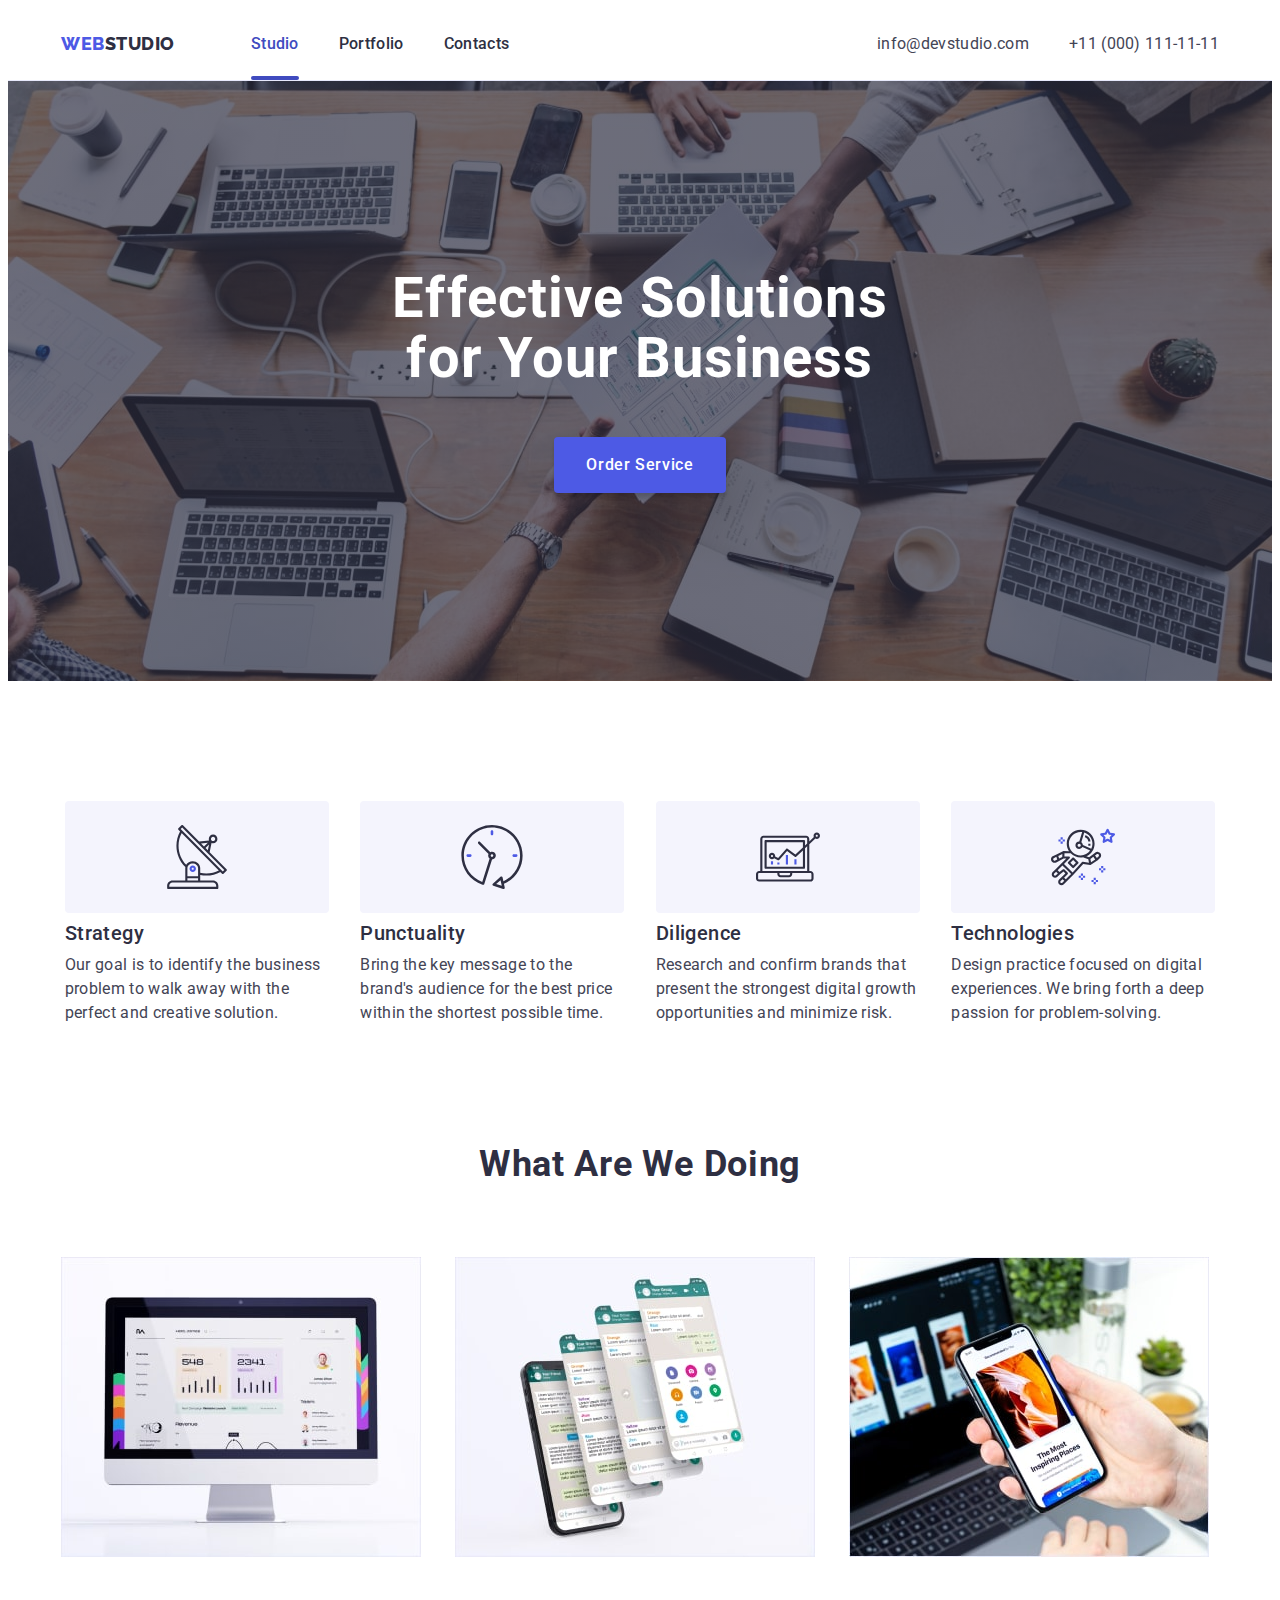
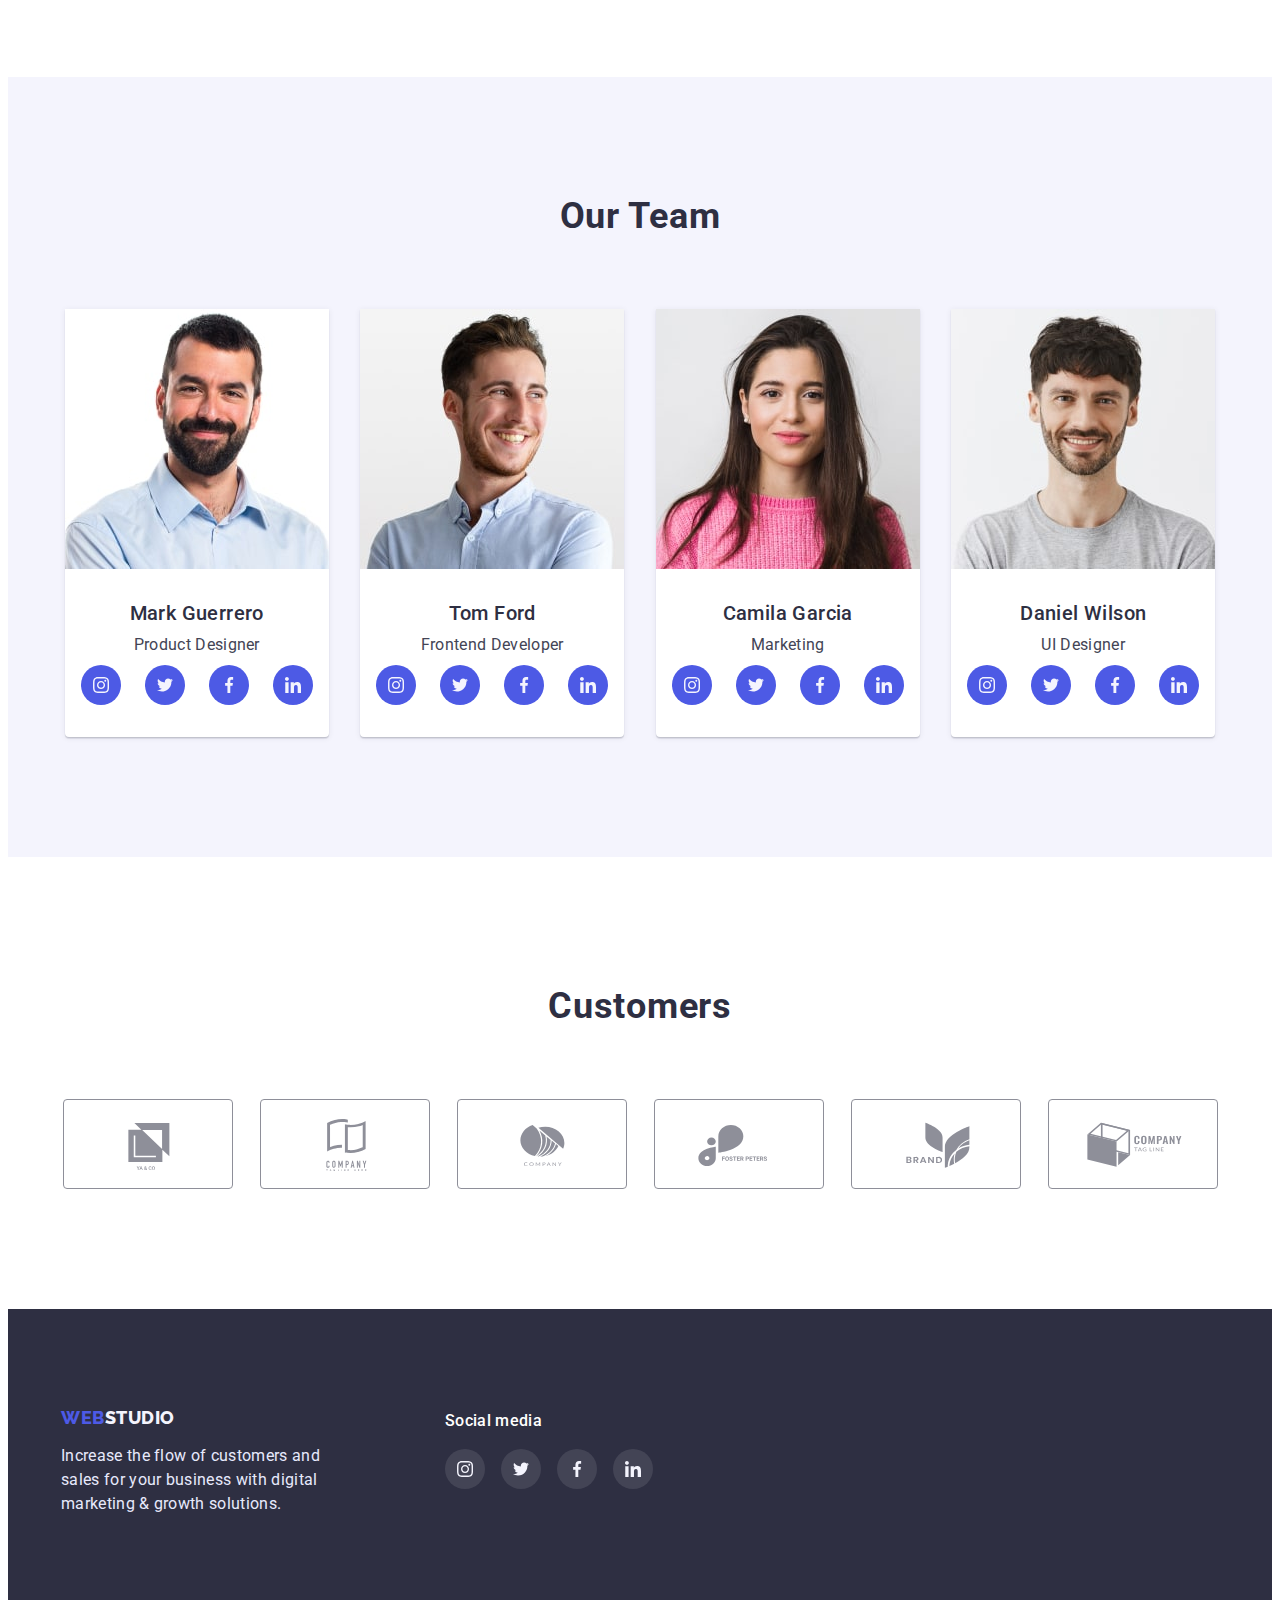
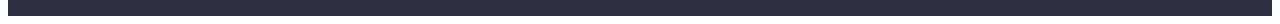
<file: index.html>
<!DOCTYPE html>
<html lang="en">
  <head>
    <meta charset="UTF-8" />
    <meta http-equiv="X-UA-Compatible" content="IE=edge" />
    <meta name="viewport" content="width=device-width, initial-scale=1.0" />
    <title>Web-Studio</title>
    <link rel="preconnect" href="https://fonts.googleapis.com" />
    <link rel="preconnect" href="https://fonts.gstatic.com" crossorigin />
    <link
      href="https://fonts.googleapis.com/css2?family=Raleway:wght@800&family=Roboto:wght@400;500;700&display=swap"
      rel="stylesheet"
    />
    <link rel="stylesheet" href="https://cdnjs.cloudflare.com/ajax/libs/modern-normalize/1.1.0/modern-normalize.min.css" integrity="sha512-wpPYUAdjBVSE4KJnH1VR1HeZfpl1ub8YT/NKx4PuQ5NmX2tKuGu6U/JRp5y+Y8XG2tV+wKQpNHVUX03MfMFn9Q==" crossorigin="anonymous" referrerpolicy="no-referrer" />
    <link rel="stylesheet" href="./css/sytyles.css" />
  </head>

  <!-- Header -->

  <body>
    <header class="page-header">
    <!-- <div class="container"> -->
      <div class="nav-links container">
        <nav class="header-nav">
          <a href="./index.html" class="logo"> <span class="web-logo">Web</span>Studio</a>
          <ul class="list nav">
            <li class="list-item"><a class="link studio" href="./index.html">Studio</a></li>
            <li class="list-item"><a class="link" href="./portfolio.html">Portfolio</a></li>
            <li class="list-item"><a class="link" href="#">Contacts</a></li>
          </ul>
        </nav>
        <ul class="list adress-header">
          <li class="list-item">
            <a class="link contact" href="mailto:info@devstudio.com">info@devstudio.com</a>
          </li>
          <li class="list-item">
            <a class="link contact" href="tel:+110001111111">+11 (000) 111-11-11</a>
          </li>
        </ul>
      </div>
    </header>

      <!-- Hero -->

      <main>
      <section class="hero section">
        <div class="hero-content">
          <h1 class="hero-title">Effective Solutions<br />for Your Business</h1>
          <button data-modal-open type="button" class="button hero-button">Order Service</button>
        </div>
      </section>

      <div class="backdrop is-hidden" data-modal>
        <div class="modal"> 
          <button data-modal-close type="button" class="close-button">
            <svg class="close-svg" width="8", height="8">
              <use href="./img/symbol-defs-modal.svg#icon-close"></use>
            </svg>
          </button>
          <p>
            Lorem, ipsum dolor sit amet consectetur adipisicing elit. Id unde odio iste quos possimus amet tenetur, accusantium voluptate dolorem nihil dignissimos velit sequi mollitia consequatur necessitatibus delectus tempora perspiciatis tempore quisquam dolores voluptatibus distinctio illum maiores iure. Vitae, dolore consectetur.
          </p>
        </div>
      </div>
      <!-- Benefits -->

      <section class="benefits section">
        <div class="container"> 
          <h2 class="invisible-title">Benefits</h2>
          <ul class="list benefits-list">
            <li class="list-item icon-antena">
              <div class="icon-box">
                <svg class="feature-icon">
                  <use href="./img/symbol-defs.svg#icon-antenna"></use>
                </svg>
              </div>
              <h3 class="ben-title">Strategy</h3>
              <p class="body">
                Our goal is to identify the business problem to walk away with the perfect and
                creative solution.
              </p>
            </li>
            <li class="list-item icon-clock">
              <div class="icon-box">
                <svg class="feature-icon">
                  <use href="./img/symbol-defs.svg#icon-clock"></use>
                </svg>
              </div>
              <h3 class="ben-title">Punctuality</h3>
              <p class="body">
                Bring the key message to the brand's audience for the best price within the shortest
                possible time.
              </p>
            </li>
            <li class="list-item icon-diagram">
              <div class="icon-box">
                <svg class="feature-icon">
                  <use href="./img/symbol-defs.svg#icon-diagram"></use>
                </svg>
              </div>
              <h3 class="ben-title">Diligence</h3>
              <p class="body">
                Research and confirm brands that present the strongest digital growth opportunities
                and minimize risk.
              </p>
            </li>
            <li class="list-item icon-astronaut">
              <div class="icon-box">
                <svg class="feature-icon">
                  <use href="./img/symbol-defs.svg#icon-astronaut"></use>
                </svg>
              </div>
              <h3 class="ben-title">Technologies</h3>
              <p class="body">
                Design practice focused on digital experiences. We bring forth a deep passion for
                problem-solving.
              </p>
            </li>
          </ul>
        </div>
      </section>

      <!-- Solution -->

      <section class="solution-list section">
        <div class="container">
          <h2 class="second-title">What are we doing</h2>
          <ul class="list">
            <li class="list img">
              <img src="./img/71-2-min.jpg" alt="Makintosh display" width="360" />
            </li>
            <li class="list img">
              <img src="./img/71-1-min.jpg" alt="Program layers on smartphone" width="360" />
            </li>
            <li class="list img">
              <img src="./img/71-min.jpg" alt="Program design" width="360" />
            </li>
          </ul>
        </div>
      </section>

      <!-- Our Team -->

      <section class="our-team section">
        <div class="container">
          <h2 class="second-title">Our Team</h2>
          <ul class="list">
            <li class="list-item card">
              <img class="photo team
              " src="./img/img-5-min.jpg" alt="Photo Mark's Guerrero" width="264" />
              <div class="card-content">
                <h3 class="pre-title">Mark Guerrero</h3>
                <p class="body">Product Designer</p>
                <ul class="list action">
                  <li class="list-item icon">
                    <a class="link-icon" href="">
                      <svg class="svg-icon">
                        <use href="./img/symbol-defs.svg#icon-instagram"></use>
                      </svg>
                    </a>
                  </li>
                  <li class="list-item icon">
                    <a class="link-icon" href="">
                      <svg class="svg-icon">
                        <use href="./img/symbol-defs.svg#icon-twitter"></use>
                      </svg>
                    </a>
                  </li>
                  <li class="list-item icon">
                    <a class="link-icon" href="">
                      <svg class="svg-icon">
                        <use href="./img/symbol-defs.svg#icon-facebook"></use>
                      </svg>
                    </a>
                  </li>
                  <li class="list-item icon">
                    <a class="link-icon" href="">
                      <svg class="svg-icon">
                        <use href="./img/symbol-defs.svg#icon-linkedin"></use>
                      </svg>
                    </a>
                  </li>
                </ul>
              </div>
            </li>
            <li class="list-item card">
              <img class="photo team
              " src="./img/img-4-min.jpg" alt="Photo Tom's Ford" width="264" />
              <div class="card-content">
                <h3 class="pre-title">Tom Ford</h3>
                <p class="body">Frontend Developer</p>
                <ul class="list action">
                  <li class="list-item icon">
                    <a class="link-icon" href="">
                      <svg class="svg-icon">
                        <use href="./img/symbol-defs.svg#icon-instagram"></use>
                      </svg>
                    </a>
                  </li>
                  <li class="list-item icon">
                    <a class="link-icon" href="">
                      <svg class="svg-icon">
                        <use href="./img/symbol-defs.svg#icon-twitter"></use>
                      </svg>
                    </a>
                  </li>
                  <li class="list-item icon">
                    <a class="link-icon" href="">
                      <svg class="svg-icon">
                        <use href="./img/symbol-defs.svg#icon-facebook"></use>
                      </svg>
                    </a>
                  </li>
                  <li class="list-item icon">
                    <a class="link-icon" href="">
                      <svg class="svg-icon">
                        <use href="./img/symbol-defs.svg#icon-linkedin"></use>
                      </svg>
                    </a>
                  </li>
                </ul>
              </div>
            </li>
            <li class="list-item card">
              <img class="photo team
              " src="./img/img-3-min.jpg" alt="Photo Camila's Garcia" width="264" />
              <div class="card-content">
                <h3 class="pre-title">Camila Garcia</h3>
                <p class="body">Marketing</p>
                <ul class="list action">
                  <li class="list-item icon">
                    <a class="link-icon" href="">
                      <svg class="svg-icon">
                        <use href="./img/symbol-defs.svg#icon-instagram"></use>
                      </svg>
                    </a>
                  </li>
                  <li class="list-item icon">
                    <a class="link-icon" href="">
                      <svg class="svg-icon">
                        <use href="./img/symbol-defs.svg#icon-twitter"></use>
                      </svg>
                    </a>
                  </li>
                  <li class="list-item icon">
                    <a class="link-icon" href="">
                      <svg class="svg-icon">
                        <use href="./img/symbol-defs.svg#icon-facebook"></use>
                      </svg>
                    </a>
                  </li>
                  <li class="list-item icon">
                    <a class="link-icon" href="">
                      <svg class="svg-icon">
                        <use href="./img/symbol-defs.svg#icon-linkedin"></use>
                      </svg>
                    </a>
                  </li>
                </ul>
              </div>
            </li>
            <li class="list-item card">
              <img class="photo team
              " src="./img/img-2-min.jpg" alt="Photo Daniel's Wilson" width="264" />
              <div class="card-content">
                <h3 class="pre-title">Daniel Wilson</h3>
                <p class="body">UI Designer</p>
                <ul class="list action">
                  <li class="list-item icon">
                    <a class="link-icon" href="">
                      <svg class="svg-icon">
                        <use href="./img/symbol-defs.svg#icon-instagram"></use>
                      </svg>
                    </a>
                  </li>
                  <li class="list-item icon">
                    <a class="link-icon" href="">
                      <svg class="svg-icon">
                        <use href="./img/symbol-defs.svg#icon-twitter"></use>
                      </svg>
                    </a>
                  </li>
                  <li class="list-item icon">
                    <a class="link-icon" href="">
                      <svg class="svg-icon">
                        <use href="./img/symbol-defs.svg#icon-facebook"></use>
                      </svg>
                    </a>
                  </li>
                  <li class="list-item icon">
                    <a class="link-icon" href="">
                      <svg class="svg-icon">
                        <use href="./img/symbol-defs.svg#icon-linkedin"></use>
                      </svg>
                    </a>
                  </li>
                </ul>
              </div>
            </li>
        </div>
      </section>

      <!-- Customers -->

      <section class="customers section">
        <div class="container">
          <h2 class="second-title">Customers</h2>
          <ul class="customers-logo">

            <li class="list-item client">
              <a href="" class="link">
                <svg class="client-icon" width="104", height="56">
                  <use href="./img/symbol-defs.svg#icon-Logo"></use>
                </svg>
              </a>
            </li>

            <li class="list-item client">
              <a href="" class="link">
                <svg class="client-icon" width="104", height="56">
                  <use href="./img/symbol-defs.svg#icon-Logo-1"></use>
                </svg>
              </a>
            </li>

            <li class="list-item client">
              <a href="" class="link">
                <svg class="client-icon" width="104", height="56">
                  <use href="./img/symbol-defs.svg#icon-Logo-2"></use>
                </svg>
              </a>
            </li>

            <li class="list-item client">
              <a href="" class="link">
                <svg class="client-icon" width="104", height="56">
                  <use href="./img/symbol-defs.svg#icon-Logo-3"></use>
                </svg>
              </a>
            </li>

            <li class="list-item client">
              <a href="" class="link">
                <svg class="client-icon" width="104", height="56">
                  <use href="./img/symbol-defs.svg#icon-Logo-4"></use>
                </svg>
              </a>
            </li>

            <li class="list-item client">
              <a href="" class="link">
                <svg class="client-icon" width="104", height="56">
                  <use href="./img/symbol-defs.svg#icon-Logo-5"></use>
                </svg>
              </a>
            </li>
          </ul>
        </div>
      </section>
    </main>

    <!-- Footer -->

    <footer class="footer">
      <div class="container">
        <div class="content">
          <a href="./index.html" class="logo logo-footer"> <span class="web-logo">Web</span>Studio</a>
          <p class="body-footer body">
            Increase the flow of customers and sales for your business with digital marketing & growth
            solutions.
          </p>
        </div>

        <div class="footer-social">
          <p class="body">Social media</p>
          <ul class="list action">
            <li class="list-item icon">
              <a class="link-icon" href="">
                <svg class="svg-icon">
                  <use href="./img/symbol-defs.svg#icon-instagram"></use>
                </svg>
              </a>
            </li>
            <li class="list-item icon">
              <a class="link-icon" href="">
                <svg class="svg-icon">
                  <use href="./img/symbol-defs.svg#icon-twitter"></use>
                </svg>
              </a>
            </li>
            <li class="list-item icon">
              <a class="link-icon" href="">
                <svg class="svg-icon">
                  <use href="./img/symbol-defs.svg#icon-facebook"></use>
                </svg>
              </a>
            </li>
            <li class="list-item icon">
              <a class="link-icon" href="">
                <svg class="svg-icon">
                  <use href="./img/symbol-defs.svg#icon-linkedin"></use>
                </svg>
              </a>
            </li>
          </ul>
        </div>
      </div>
    </footer>
    <script src="./js/modal.js"></script>
  </body>
</html>
</file>
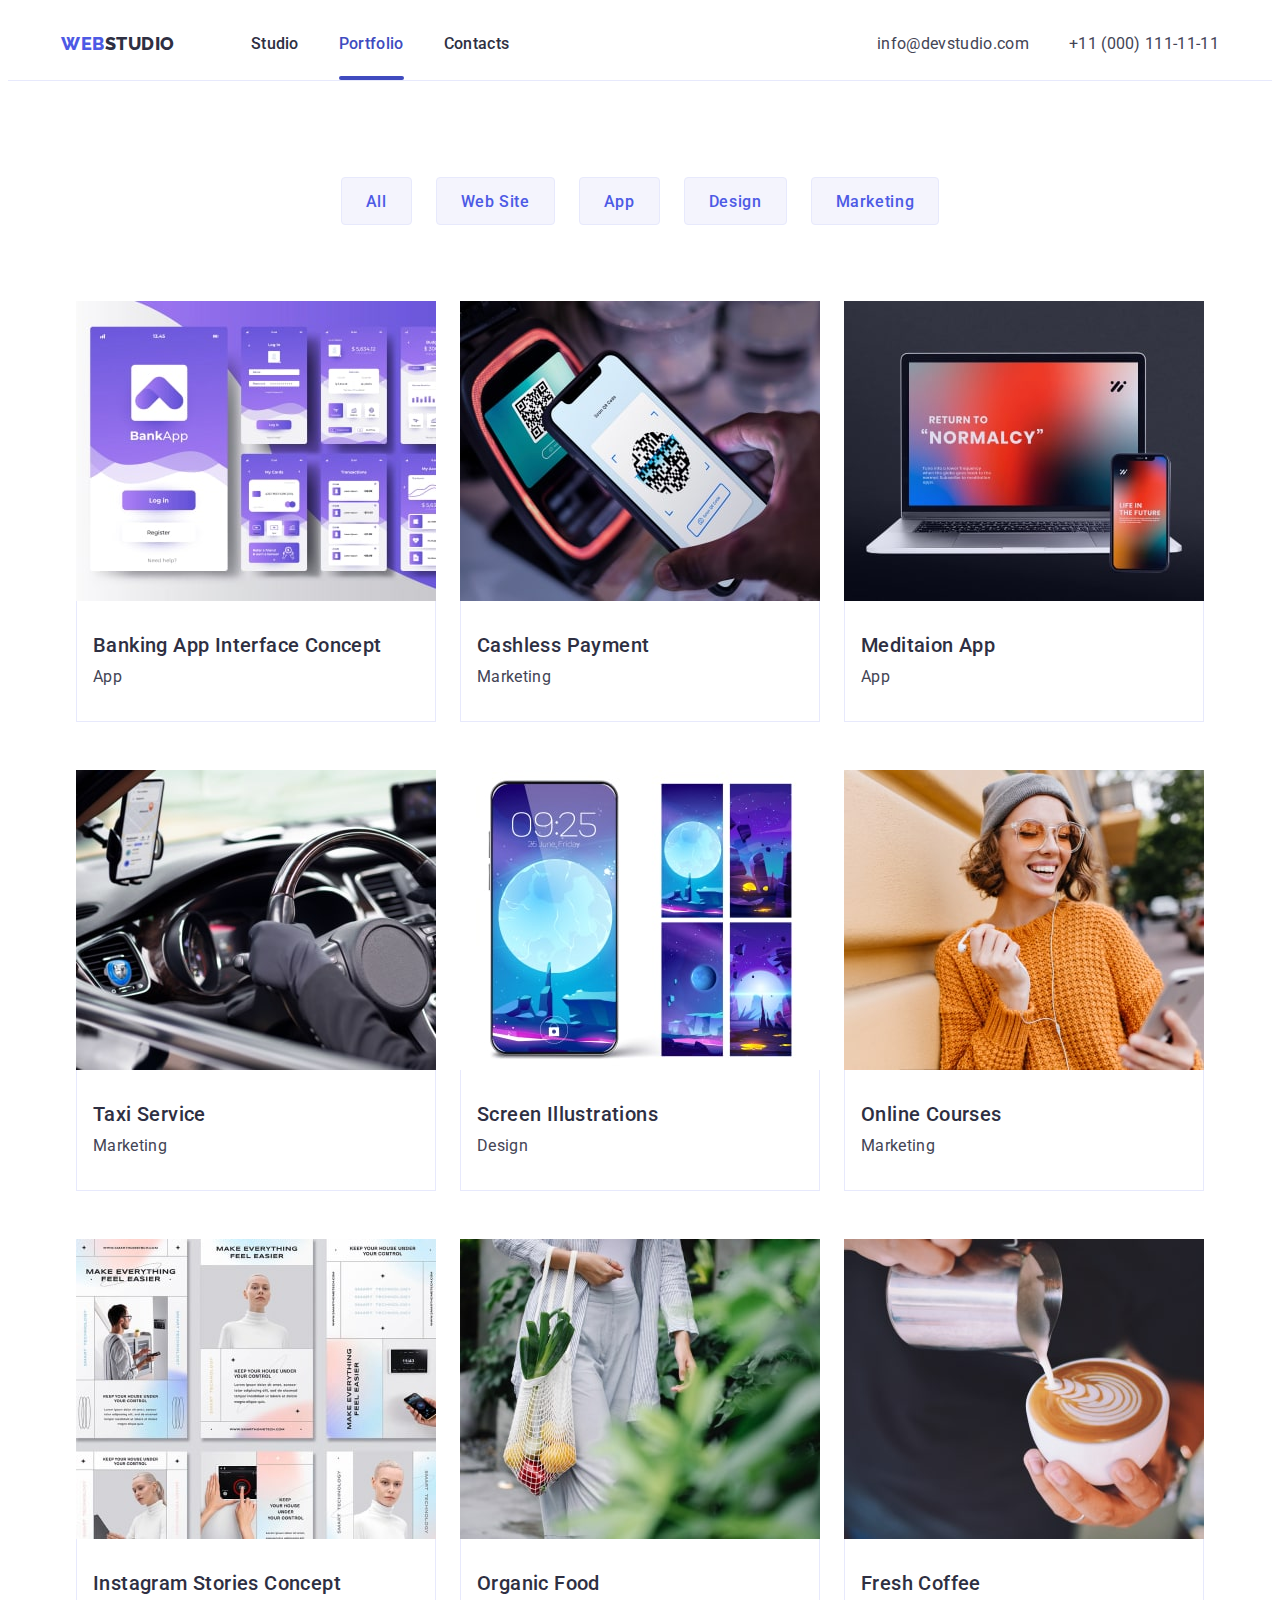
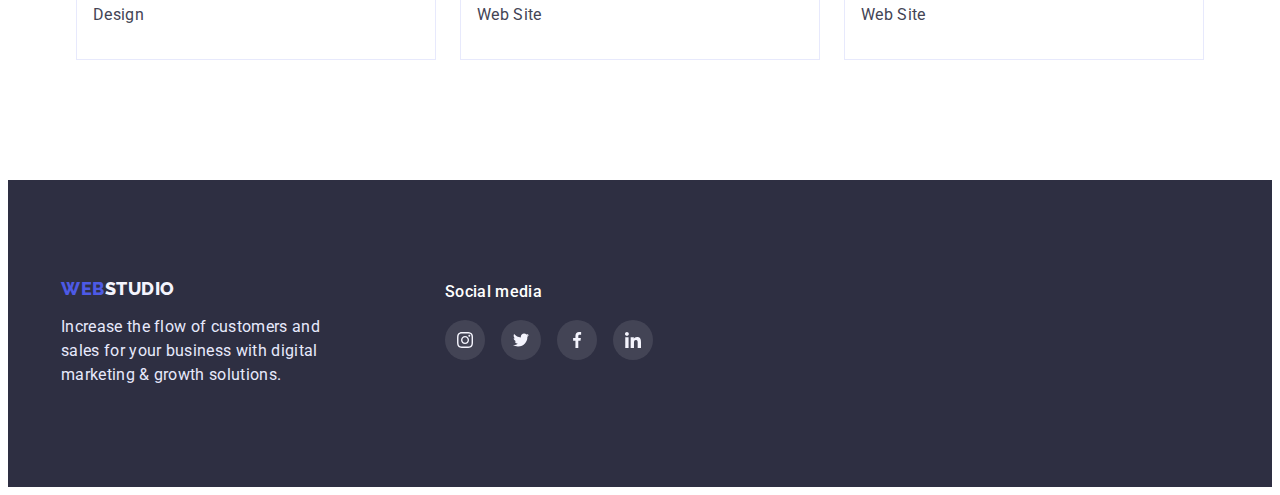
<file: portfolio.html>
<!DOCTYPE html>
<html lang="en">
  <head>
    <meta charset="UTF-8" />
    <meta http-equiv="X-UA-Compatible" content="IE=edge" />
    <meta name="viewport" content="width=device-width, initial-scale=1.0" />
    <title>Web-Studio</title>
    <link rel="preconnect" href="https://fonts.googleapis.com" />
    <link rel="preconnect" href="https://fonts.gstatic.com" crossorigin />
    <link
      href="https://fonts.googleapis.com/css2?family=Raleway:wght@800&family=Roboto:wght@400;500;700&display=swap"
      rel="stylesheet"
    />
    <link
      rel="stylesheet"
      href="https://cdnjs.cloudflare.com/ajax/libs/modern-normalize/1.1.0/modern-normalize.min.css"
      integrity="sha512-wpPYUAdjBVSE4KJnH1VR1HeZfpl1ub8YT/NKx4PuQ5NmX2tKuGu6U/JRp5y+Y8XG2tV+wKQpNHVUX03MfMFn9Q=="
      crossorigin="anonymous"
      referrerpolicy="no-referrer"
    />
    <link rel="stylesheet" href="./css/sytyles.css" />
  </head>

  <body>
    <!-- Header -->
    <header class="page-header">
      <div class="nav-links container">
        <nav class="header-nav">
          <a href="./index.html" class="logo"> <span class="web-logo">Web</span>Studio</a>
          <ul class="list nav">
            <li class="list-item"><a class="link" href="./index.html">Studio</a></li>
            <li class="list-item">
              <a class="link portfolio" href="./portfolio.html">Portfolio</a>
            </li>
            <li class="list-item">
              <a class="link" href="#"
                >Contacts
                <div class="contacts"></div
              ></a>
            </li>
          </ul>
        </nav>
        <ul class="list adress-header">
          <li class="list-item">
            <a class="link contact" href="mailto:info@devstudio.com">info@devstudio.com</a>
          </li>
          <li class="list-item">
            <a class="link contact" href="tel:+110001111111">+11 (000) 111-11-11</a>
          </li>
        </ul>
      </div>
    </header>

    <main>
      <section class="section products">
        <div class="container">
          <h1 class="invisible-title">Portfolio</h1>

          <!-- Filter -->
          <ul class="list filter">
            <li class="item"><button type="button" class="button button-filter">All</button></li>
            <li class="item">
              <button type="button" class="button button-filter">Web Site</button>
            </li>
            <li class="item"><button type="button" class="button button-filter">App</button></li>
            <li class="item"><button type="button" class="button button-filter">Design</button></li>
            <li class="item">
              <button type="button" class="button button-filter">Marketing</button>
            </li>
          </ul>

          <!-- Cards -->
          <ul class="products list">
            <li class="list app card">
              <a class="link" href="">
                <div class="product-thumb">
                  <img
                    class="product-img"
                    src="./img-portfolio/img-8-min.jpg"
                    alt="App pages"
                    width="360"
                    height="300"
                  />
                  <div class="product-actions">
                    <p class="action-content">
                      14 Stylish and User-Friendly App Design Concepts · Task Manager App · Calorie
                      Tracker App · Exotic Fruit Ecommerce App · Cloud Storage App
                    </p>
                  </div>
                </div>

                <div class="card-content">
                  <h2 class="pre-title">Banking App Interface Concept</h2>
                  <p class="body">App</p>
                </div>
              </a>
            </li>

            <li class="list marketing card">
              <a class="link" href="">
                <div class="product-thumb">
                  <img
                    class="product-img"
                    src="./img-portfolio/img-7-min.jpg"
                    alt="Phone pay on terminal"
                    width="360"
                  />
                  <div class="product-actions">
                    <p class="action-content">
                      14 Stylish and User-Friendly App Design Concepts · Task Manager App · Calorie
                      Tracker App · Exotic Fruit Ecommerce App · Cloud Storage App
                    </p>
                  </div>
                </div>
                <div class="card-content">
                  <h2 class="pre-title">Cashless Payment</h2>
                  <p class="body">Marketing</p>
                </div>
              </a>
            </li>

            <li class="list app card">
              <a class="link" href="">
                <div class="product-thumb">
                  <img
                    class="product-img"
                    src="./img-portfolio/img-6-min.jpg"
                    alt="good design on PC and phone"
                    width="360"
                  />
                  <div class="product-actions">
                    <p class="action-content">
                      14 Stylish and User-Friendly App Design Concepts · Task Manager App · Calorie
                      Tracker App · Exotic Fruit Ecommerce App · Cloud Storage App
                    </p>
                  </div>
                </div>

                <div class="card-content">
                  <h2 class="pre-title">Meditaion App</h2>
                  <p class="body">App</p>
                </div>
              </a>
            </li>

            <li class="list marketing card">
              <a class="link" href="">
                <div class="product-thumb">
                  <img
                    class="product-img"
                    src="./img-portfolio/img-5-min.jpg"
                    alt="Driver in car"
                    width="360"
                  />
                  <div class="product-actions">
                    <p class="action-content">
                      14 Stylish and User-Friendly App Design Concepts · Task Manager App · Calorie
                      Tracker App · Exotic Fruit Ecommerce App · Cloud Storage App
                    </p>
                  </div>
                </div>
                <div class="card-content">
                  <h2 class="pre-title">Taxi Service</h2>
                  <p class="body">Marketing</p>
                </div>
              </a>
            </li>

            <li class="list design card">
              <a class="link" href="">
                <div class="product-thumb">
                  <img
                    class="product-img"
                    src="./img-portfolio/img-4-min.jpg"
                    alt="Illustrations on phone"
                    width="360"
                  />
                  <div class="product-actions">
                    <p class="action-content">
                      14 Stylish and User-Friendly App Design Concepts · Task Manager App · Calorie
                      Tracker App · Exotic Fruit Ecommerce App · Cloud Storage App
                    </p>
                  </div>
                </div>
                <div class="card-content">
                  <h2 class="pre-title">Screen Illustrations</h2>
                  <p class="body">Design</p>
                </div>
              </a>
            </li>

            <li class="list marketing card">
              <a class="link" href="">
                <div class="product-thumb">
                  <img
                    class="product-img"
                    src="./img-portfolio/img-3-min.jpg"
                    alt="Funny girl"
                    width="360"
                  />
                  <div class="product-actions">
                    <p class="action-content">
                      14 Stylish and User-Friendly App Design Concepts · Task Manager App · Calorie
                      Tracker App · Exotic Fruit Ecommerce App · Cloud Storage App
                    </p>
                  </div>
                </div>
                <div class="card-content">
                  <h2 class="pre-title">Online Courses</h2>
                  <p class="body">Marketing</p>
                </div>
              </a>
            </li>

            <li class="list design card">
              <a class="link" href="">
                <div class="product-thumb">
                  <img
                    class="product-img"
                    src="./img-portfolio/img-2-min.jpg"
                    alt="Design instagram pictures"
                    width="360"
                  />
                  <div class="product-actions">
                    <p class="action-content">
                      14 Stylish and User-Friendly App Design Concepts · Task Manager App · Calorie
                      Tracker App · Exotic Fruit Ecommerce App · Cloud Storage App
                    </p>
                  </div>
                </div>
                <div class="card-content">
                  <h2 class="pre-title">Instagram Stories Concept</h2>
                  <p class="body">Design</p>
                </div>
              </a>
            </li>

            <li class="list web-site card">
              <a class="link" href="">
                <div class="product-thumb">
                  <img
                    class="product-img"
                    src="./img-portfolio/img-1-min.jpg"
                    alt="Fruits in bag"
                    width="360"
                  />
                  <div class="product-actions">
                    <p class="action-content">
                      14 Stylish and User-Friendly App Design Concepts · Task Manager App · Calorie
                      Tracker App · Exotic Fruit Ecommerce App · Cloud Storage App
                    </p>
                  </div>
                </div>
                <div class="card-content">
                  <h2 class="pre-title">Organic Food</h2>
                  <p class="body">Web Site</p>
                </div>
              </a>
            </li>

            <li class="list web-site card">
              <a class="link" href="">
                <div class="product-thumb">
                  <img
                    class="product-img"
                    src="./img-portfolio/img-min.jpg"
                    alt="Cop of coffe"
                    width="360"
                  />
                  <div class="product-actions">
                    <p class="action-content">
                      14 Stylish and User-Friendly App Design Concepts · Task Manager App · Calorie
                      Tracker App · Exotic Fruit Ecommerce App · Cloud Storage App
                    </p>
                  </div>
                </div>
                <div class="card-content">
                  <h2 class="pre-title">Fresh Coffee</h2>
                  <p class="body">Web Site</p>
                </div>
              </a>
            </li>
          </ul>
        </div>
      </section>
    </main>

    <footer class="footer">
      <div class="container">
        <div class="content">
          <a href="./index.html" class="logo logo-footer">
            <span class="web-logo">Web</span>Studio</a
          >
          <p class="body-footer body">
            Increase the flow of customers and sales for your business with digital marketing &
            growth solutions.
          </p>
        </div>

        <div class="footer-social">
          <p class="body">Social media</p>
          <ul class="list action">
            <li class="list-item icon">
              <a class="link-icon" href="">
                <svg class="svg-icon">
                  <use href="./img/symbol-defs.svg#icon-instagram"></use>
                </svg>
              </a>
            </li>
            <li class="list-item icon">
              <a class="link-icon" href="">
                <svg class="svg-icon">
                  <use href="./img/symbol-defs.svg#icon-twitter"></use>
                </svg>
              </a>
            </li>
            <li class="list-item icon">
              <a class="link-icon" href="">
                <svg class="svg-icon">
                  <use href="./img/symbol-defs.svg#icon-facebook"></use>
                </svg>
              </a>
            </li>
            <li class="list-item icon">
              <a class="link-icon" href="">
                <svg class="svg-icon">
                  <use href="./img/symbol-defs.svg#icon-linkedin"></use>
                </svg>
              </a>
            </li>
          </ul>
        </div>
      </div>
    </footer>
  </body>
</html>
</file>
<file: css/sytyles.css>
:root {
  --primary-brand: #4d5ae5;
  --pressed-state: #404bbf;
  --dark: #2e2f42;
  --hero-background: rgba(46, 47, 66, 0.7);
  --success: #31d0aa;
  --text: #434455;
  --subtle-text: #8e8f99;
  --accent: #e7e9fc;
  --light: #f4f4fd;
  --modal-overlay: #2e2f42;
  --hero-background: #2e2f42;
  --cloud: rgba(244, 244, 253, 1);

  --bacground-color: #e5e5e5;
  --background-cards: #ffffff;
  --hero-shadow: rgba(0, 0, 0, 0.15);
  --shadow-button-filter: 0px 3px 1px rgba(0, 0, 0, 0.1), 0px 2px 1px rgba(0, 0, 0, 0.08),
    0px 2px 2px rgba(0, 0, 0, 0.12);
}

/* Reset CSS */
h1,
h2,
h3,
p {
  margin: 0px;
  padding: 0;
}

body {
  background-color: var(--background-cards);
  color: var(--dark);
  font-family: Roboto, sans-serif;
}

ul {
  margin: 0;
  padding: 0;
  list-style: none;
}

a {
  text-decoration: none;
}

h2 {
  font-weight: 700;
  font-size: 36px;
  line-height: 1.11;
  letter-spacing: 0.02em;
}

h3 {
  font-weight: 500;
  font-size: 20px;
  line-height: 1.2;
  letter-spacing: 0.02em;
}

.section {
  margin: 0;
}

.body {
  font-weight: 400;
  font-size: 16px;
  line-height: 1.5;
  letter-spacing: 0.02em;
  color: var(--text);
  padding: 0;
  margin: 0;
}

.link {
  color: inherit;
}

.button {
  cursor: pointer;
}

.section {
  padding-top: 120px;
  padding-bottom: 120px;
}

.page-header {
  background-color: var(--background-cards);
  border-bottom: 1px solid var(--accent);
}

.container {
  margin-left: auto;
  margin-right: auto;
  padding-left: 15px;
  padding-right: 15px;
  max-width: 1158px;
}

.logo {
  margin-right: 76px;
  color: var(--dark);
  font-family: Raleway, sans-serif;
  font-weight: 800;
  font-size: 18px;
  line-height: 1.33px;
  letter-spacing: 0.03em;
  text-transform: uppercase;
}
.web-logo {
  color: var(--primary-brand);
}

.header-nav {
  display: flex;
  align-items: center;
}

.nav {
  display: flex;

  font-weight: 500;
  font-size: 16px;
  line-height: 1.5;
  letter-spacing: 0.02em;
}

.adress-header {
  display: flex;
  justify-content: flex-end;
}

.nav-links {
  display: flex;
  justify-content: space-between;
  align-items: center;
  flex-wrap: wrap;
}

.nav .list-item:not(:first-child),
.adress-header .list-item:not(:first-child) {
  margin-left: 40px;
}

.nav .link {
  position: relative;
  display: block;
  padding-top: 24px;
  padding-bottom: 24px;

  transition: color 250ms cubic-bezier(0.4, 0, 0.2, 1);
}

.nav .link:hover,
.nav .link:focus {
  color: var(--pressed-state);
}

.studio::after,
.portfolio::after {
  position: absolute;
  content: "";
  display: block;
  width: 100%;
  height: 4px;
  bottom: 0%;
  left: 0;

  background-color: var(--pressed-state);
  border-radius: 2px;
}

.link.contact {
  padding-top: 0px;
  padding-bottom: 0px;

  transition: color 250ms cubic-bezier(0.4, 0, 0.2, 1);
}

.link.contact:hover,
.link.contact:focus {
  color: var(--pressed-state);
}

.contacts:active {
  color: var(--pressed-state);
  margin-top: 24px;
  content: "";
  display: block;
  height: 4px;
  background-color: var(--pressed-state);
  border-radius: 2px;
}

.portfolio,
.studio {
  color: var(--pressed-state);
}

.link.contact {
  font-size: 16px;
  line-height: 1.5;
  letter-spacing: 0.02em;
  color: var(--text);
}

.adress-header {
  margin-left: auto;
}

.hero {
  max-width: 1440px;
  background-image: linear-gradient(to right, rgba(46, 47, 66, 0.7), rgba(46, 47, 66, 0.7)),
    url(../img/people-office\ 1-min.jpg);

  background-repeat: no-repeat;
  background-size: cover;
  background-position: center;

  margin-left: auto;
  margin-right: auto;
  padding: 188px 0px;
  text-align: center;
}

.hero-title {
  margin-bottom: 48px;

  font-weight: 700;
  font-size: 56px;
  line-height: 1.07;
  letter-spacing: 0.02em;
  color: var(--background-cards);
}

.button {
  font-family: inherit;
  font-weight: 500;
  font-size: 16px;
  line-height: 1.5;
  letter-spacing: 0.04em;
}

.hero-button {
  display: inline-block;
  min-height: 56px;
  min-width: 168px;
  padding: 16px 32px;
  border: 0;
  border-radius: 4px;

  color: var(--background-cards);
  background: var(--primary-brand);
  box-shadow: 0px 4px 4px var(--hero-shadow);

  transition: background-color 250ms cubic-bezier(0.4, 0, 0.2, 1);
}

.hero-button:hover,
.hero-button:focus {
  background-color: var(--pressed-state);
}

.backdrop {
  position: fixed;
  top: 0;
  left: 0;
  width: 100%;
  height: 100%;
  background-color: rgba(46, 47, 66, 0.4);
  opacity: 1;

  transform: translateY(0%);
  transition: transform 250ms cubic-bezier(0.4, 0, 0.2, 1),
    opacity 250ms cubic-bezier(0.4, 0, 0.2, 1);
}

.backdrop.is-hidden {
  opacity: 0;
  pointer-events: none;
  transform: translateY(100%);
}

.backdrop.is-hidden .modal {
  transform: translate(-50%, -50%) translateY(0) scale(0.8);
}

.modal {
  position: absolute;
  top: 50%;
  left: 50%;

  height: 576px;
  width: 408px;
  padding: 24px;
  background-color: #fcfcfc;
  opacity: 1;

  transform: translate(-50%, -50%) translateY(0);
  transition: transform 250ms cubic-bezier(0.4, 0, 0.2, 1),
    opacity 250ms cubic-bezier(0.4, 0, 0.2, 1);
}

.close-button {
  display: flex;
  justify-content: center;
  align-items: center;
  margin-left: auto;
  width: 24px;
  height: 24px;
  color: #000000;
  background-color: var(--accent);
  border: 1px solid rgba(0, 0, 0, 0.1);
  border-radius: 50%;
  cursor: pointer;

  transition: color 250ms cubic-bezier(0.4, 0, 0.2, 1),
    background-color 250ms cubic-bezier(0.4, 0, 0.2, 1);
}

.close-svg {
  width: 8px;
  height: 8px;
  fill: currentColor;
}

.close-button:active {
  color: #ffffff;
  background-color: var(--pressed-state);
}

.list-item {
  margin-left: auto;
  margin-right: auto;
}

.benefits-list .list-item {
  width: 264px;
}

.benefits-list {
  display: flex;
  justify-content: space-between;
  flex-wrap: wrap;
  gap: 24px;
}

/* .benefits-list .list-item:not(:last-child) {
  margin-right: 24px;
} */

.icon-box {
  box-sizing: border-box;
  width: 264px;
  height: 112px;
  display: flex;
  justify-content: center;
  align-items: center;

  border-radius: 4px;
  margin-bottom: 8px;
  background-color: var(--cloud);
}

.icon-box .feature-icon {
  width: 64px;
  height: 64px;
}

.benefits .ben-title {
  margin-bottom: 8px;
}

.invisible-title {
  position: absolute;
  width: 1px;
  height: 1px;
  margin: -1px;
  border: 0;
  padding: 0;

  white-space: nowrap;
  clip-path: inset(100%);
  clip: rect(0 0 0 0);
  overflow: hidden;
}

.solution-list {
  text-align: center;
}

.solution-list .list {
  display: flex;
  justify-content: space-between;
  flex-wrap: wrap;
  gap: 24px;
  row-gap: 32px;
}

.list.img {
  margin-right: auto;
}

.second-title {
  margin-bottom: 72px;
  letter-spacing: 0.02em;
  text-transform: capitalize;
}

.solution-list.section {
  padding-top: 0;
}

.our-team.section {
  background-color: var(--light);
}

.our-team .container {
  text-align: center;
}

.our-team .list {
  display: flex;
  justify-content: space-between;
  flex-wrap: wrap;
  gap: 24px;
  row-gap: 48px;
}

.our-team .list-item {
  background-color: var(--background-cards);
  box-shadow: 0px 1px 6px rgba(46, 47, 66, 0.08), 0px 1px 1px rgba(46, 47, 66, 0.16),
    0px 2px 1px rgba(46, 47, 66, 0.08);
  border-radius: 0px 0px 4px 4px;
}

.our-team .card-content {
  border: 0px;
}

.photo.team {
  display: block;
}

/* Customers */

.customers-logo {
  display: flex;
  flex-wrap: wrap;
  gap: 24px;
  row-gap: 24px;
}

.customers.section {
  padding-top: 130px;
  text-align: center;
}

.list-item.client .link {
  display: flex;
  justify-content: center;
  align-items: center;
}

.customers-logo .link {
  display: flex;
  text-align: center;
  width: 168px;
  height: 88px;

  border: 1px solid var(--subtle-text);
  border-radius: 4px;
  color: var(--subtle-text);

  transition: color 250ms cubic-bezier(0.4, 0, 0.2, 1), border 250ms cubic-bezier(0.4, 0, 0.2, 1);
}

.client-icon {
  fill: currentColor;
}

.customers-logo .link:focus,
.customers-logo .link:hover {
  color: var(--pressed-state);
  border: 1px solid var(--pressed-state);
}

/* ICONS Sotial networks */

.action {
  display: flex;
  justify-content: baseline;
}

.list-item.icon {
  box-shadow: none;
}

.list.action {
  margin-top: 8px;
}

.link-icon {
  display: flex;
  justify-content: center;
  align-items: center;
  color: var(--light);
  background-color: var(--primary-brand);
  height: 40px;
  width: 40px;
  border-radius: 50%;

  transition: background-color 250ms cubic-bezier(0.4, 0, 0.2, 1);
}

.svg-icon {
  fill: currentColor;
  width: 16px;
  height: 16px;
}

.link-icon:hover,
.link-icon:focus {
  background-color: var(--pressed-state);
}

/* Cards */

.pre-title {
  margin-bottom: 8px;

  font-weight: 500;
  font-size: 20px;
  line-height: 1.2;
  letter-spacing: 0.02em;
}

.section.products {
  padding-top: 96px;
}

.button-filter {
  border: 1px solid var(--accent);
  border-radius: 4px;
  padding: 12px 24px;
  height: 48px;

  background-color: var(--light);
  color: var(--primary-brand);

  transition: background-color 250ms cubic-bezier(0.4, 0, 0.2, 1),
    color 250ms cubic-bezier(0.4, 0, 0.2, 1), border 250ms cubic-bezier(0.4, 0, 0.2, 1),
    box-shadow 250ms cubic-bezier(0.4, 0, 0.2, 1);
}

.button-filter:hover,
.button-filter:focus {
  background-color: var(--pressed-state);
  color: var(--background-cards);
  border: 1px solid transparent;
  box-shadow: var(--shadow-button-filter);
}

.list.filter {
  margin-bottom: 76px;
  display: flex;
  justify-content: center;
  flex-wrap: wrap;
  gap: 24px;
}

/* .filter .item:not( :first-child) {
  margin-left: 24px;
} */

.project-title {
  padding-top: 32px;

  font-family: inherit;
  font-weight: 500;
  font-size: 20px;
  line-height: 1.2;
  letter-spacing: 0.02em;
}

.product-img {
  display: block;
}

.list.card {
  transition: box-shadow 250ms cubic-bezier(0.4, 0, 0.2, 1);
}

.list.card:hover,
.list.card:focus {
  box-shadow: 0px 1px 6px rgba(46, 47, 66, 0.08), 0px 1px 1px rgba(46, 47, 66, 0.16),
    0px 2px 1px rgba(46, 47, 66, 0.08);
}

.card-content {
  border: 1px solid var(--accent);
  border-top: 0;
  padding: 32px 16px;
}
.list.card .link {
  transition: border 250ms cubic-bezier(0.4, 0, 0.2, 1);
}

.list.card .link:hover .card-content,
.list.card .link:focus {
  border: 0.5px solid #f4f4fd;
  border-top: 0;
}

/* Бекграунд зображень */

.product-thumb {
  position: relative;
  overflow: hidden;
}

.action-content {
  top: 0%;
  left: 0;
  padding: 32px 40px;

  color: var(--light);
  font-weight: 400;
  font-size: 16px;
  line-height: 1.5;
  letter-spacing: 0.02em;
}

.list.card:hover .product-actions {
  transform: translateY(0);
}

.product-actions {
  position: absolute;
  display: inline-block;
  height: 100%;
  top: 0%;
  left: 0;
  background-color: var(--primary-brand);

  transform: translateY(100%);
  transition: transform 250ms cubic-bezier(0.4, 0, 0.2, 1);

  /* transition-property: transform;
  transition-duration: 500ms;
  transition-timing-function: ease;
  transition-delay: 0; */
}
/* -- */

.products.list {
  display: flex;
  flex-wrap: wrap;
  justify-content: center;
  gap: 24px;
  row-gap: 48px;
}

.footer {
  padding: 100px 0px;

  background-color: var(--dark);
}

.footer .container {
  display: flex;
}

.logo-footer {
  margin-bottom: 16px;

  color: var(--light);
}

.body-footer {
  margin-top: 16px;
  margin-right: 120px;
  width: 264px;

  color: var(--accent);
}

.footer-social {
  width: 208px;
  padding: 0;
  margin: 0;
}

.footer-social .body {
  font-weight: 500;
  font-size: 16px;
  line-height: 1.5;
  letter-spacing: 0.02em;
  color: var(--background-cards);
}

.footer .list.action {
  gap: 16px;
  margin: 16px 80px 0 0;
}

.footer-social .link-icon {
  margin: 0;
  background: rgba(255, 255, 255, 0.1);
}

.footer-social .link-icon:hover,
.footer-social .link-icon:focus {
  background: var(--success);
}
</file>
